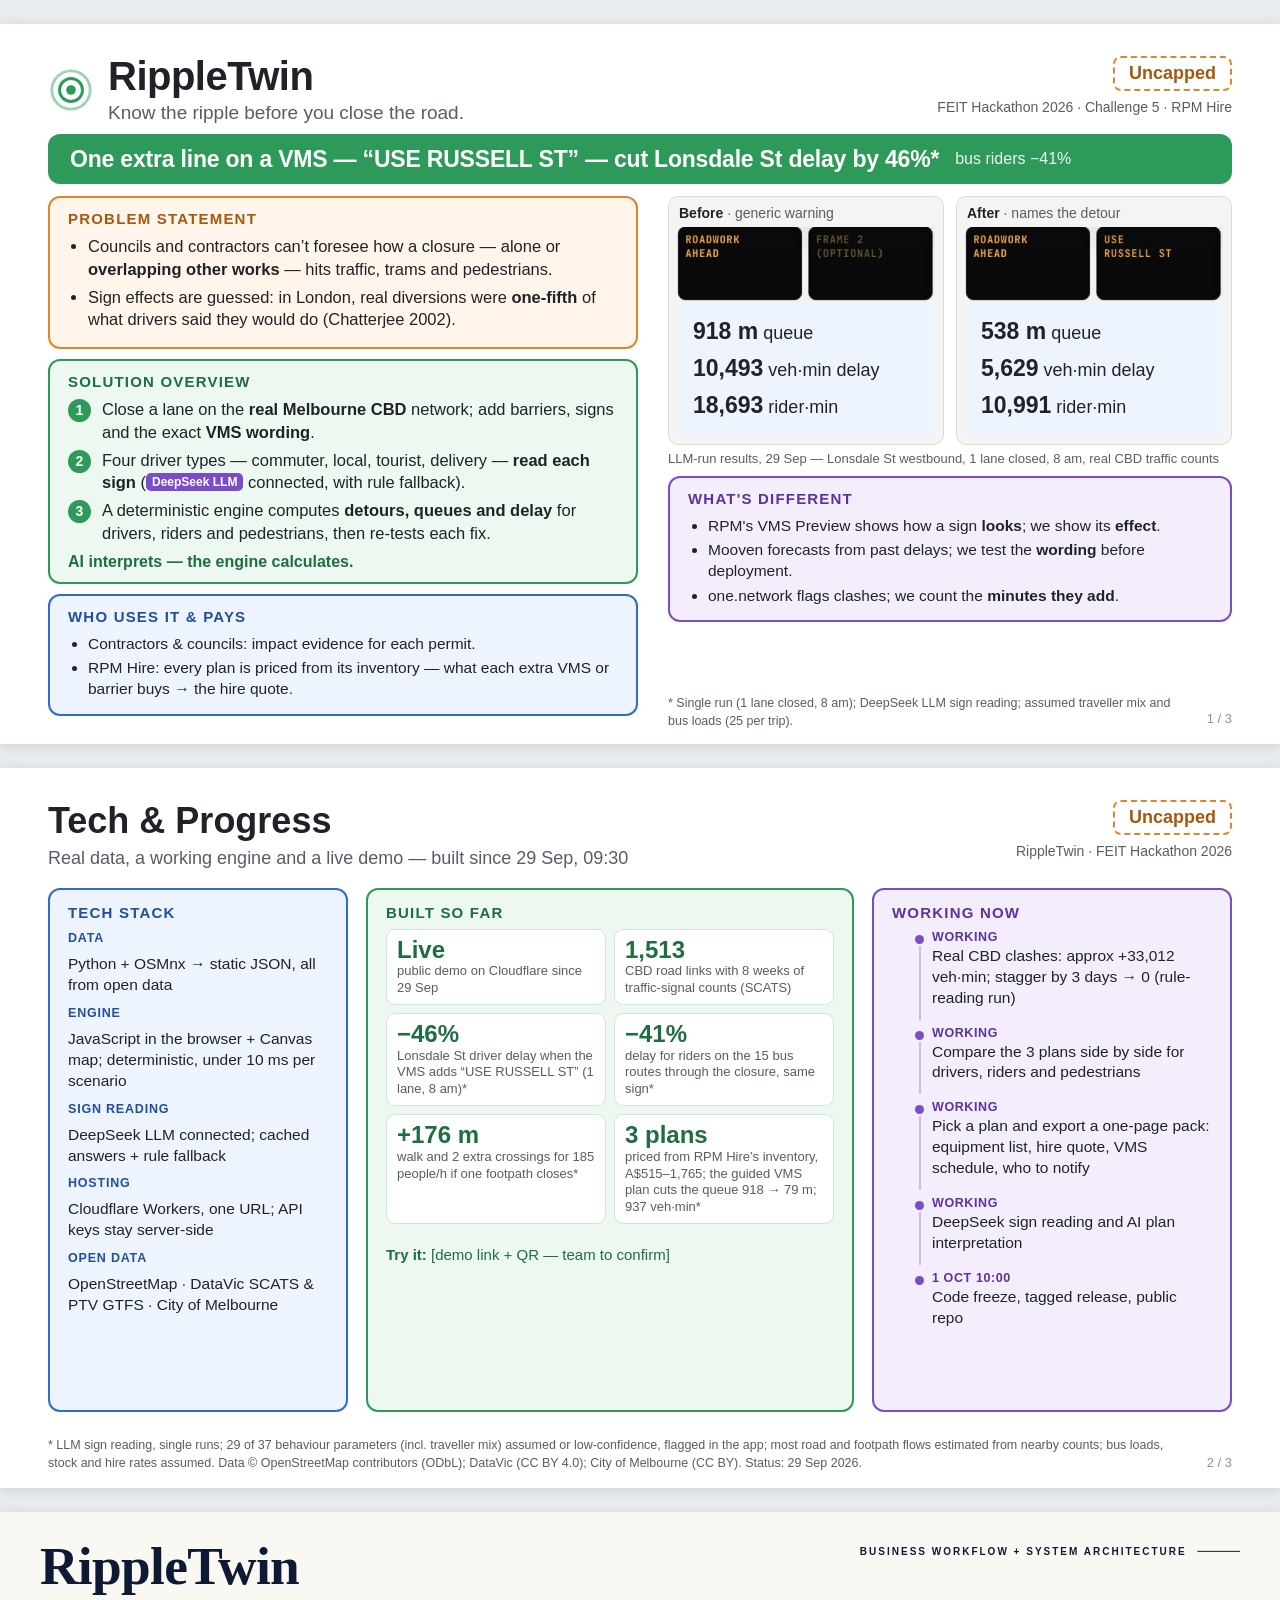
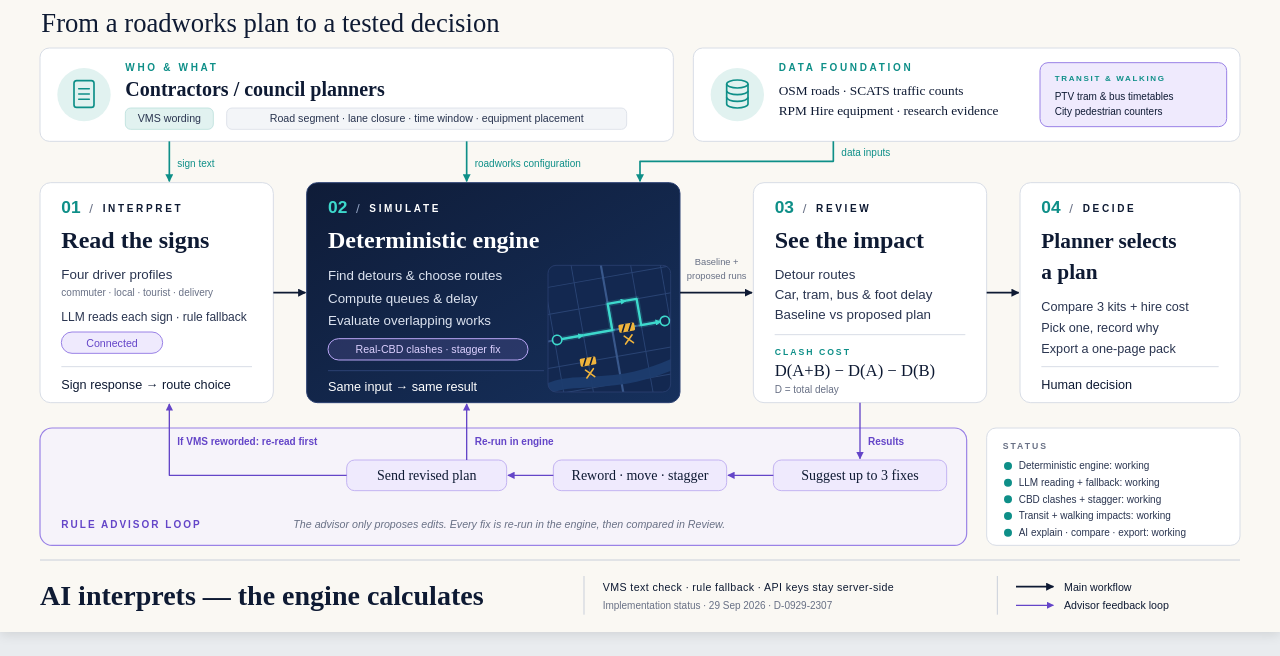
<file: docs/hackathon/pitch/00-prescreen.html>
<!doctype html>
<html lang="en">
<head>
<meta charset="utf-8">
<meta name="viewport" content="width=device-width, initial-scale=1">
<title>RippleTwin pre-screen</title>
<!-- Source of the 3-page pre-screen PDF (draft). Edit the text directly in the HTML below; to export: open in Chrome → Print → Save as PDF, margins "None", tick "Background graphics".
     Page 3 embeds 03-architecture-rippletwin-en.svg from the same folder (PR #51). Command-line export: see docs/hackathon/pitch/README.md. -->
<style>
  @page { size: 13.333in 7.5in; margin: 0; }
  :root {
    --ink: #1F2328; --muted: #565D67; --line: #D8DCE1; --paper: #FFFFFF; --soft: #F6F7F9;
    --green: #2E9A5A; --green-ink: #1E6E3F; --green-bg: #EDF8F1;
    --blue: #2F6BD0;  --blue-ink: #1F4F9E;  --blue-bg: #EEF4FD;
    --orange: #E0852B; --orange-ink: #A55810; --orange-bg: #FFF5EA;
    --purple: #7A4CC8; --purple-ink: #5A33A0; --purple-bg: #F4EEFC;
  }
  * { box-sizing: border-box; }
  html, body { margin: 0; padding: 0; background: #E9ECEF; color: var(--ink);
    font-family: "Helvetica Neue", Helvetica, Arial, sans-serif;
    -webkit-print-color-adjust: exact; print-color-adjust: exact; }
  .slide { width: 1280px; height: 720px; margin: 24px auto; background: var(--paper); position: relative; overflow: hidden;
    box-shadow: 0 2px 12px rgba(0,0,0,.12); }
  @media print {
    html, body { background: var(--paper); }
    .slide { margin: 0; box-shadow: none; break-after: page; page-break-after: always; }
    .slide:last-child { break-after: auto; page-break-after: auto; }
  }

  /* Header: project name on the left, team name + challenge on the right */
  .head { position: absolute; left: 48px; right: 48px; top: 32px; display: flex; justify-content: space-between; align-items: flex-start; }
  .brand { display: flex; align-items: center; gap: 14px; }
  .brand svg { width: 46px; height: 46px; flex: none; }
  .brand h1 { margin: 0; font-size: 40px; line-height: 1; font-weight: 700; letter-spacing: -.5px; }
  .brand .tag { margin-top: 6px; font-size: 19px; color: var(--muted); }
  .meta { text-align: right; }
  .team { display: inline-block; padding: 5px 14px; border: 2px dashed var(--orange); border-radius: 8px; color: var(--orange-ink); font-weight: 700; font-size: 18px; }
  .event { margin-top: 8px; font-size: 14px; color: var(--muted); }
  .pageno { position: absolute; right: 48px; bottom: 18px; font-size: 13px; color: #8B919A; }
  .foot { position: absolute; left: 48px; right: 110px; bottom: 16px; font-size: 12.5px; line-height: 1.4; color: var(--muted); }

  /* Cards */
  .card { border-radius: 12px; border: 2px solid var(--line); background: var(--soft); padding: 14px 18px 12px; }
  .card h2 { margin: 0 0 8px; font-size: 15px; letter-spacing: 1.2px; text-transform: uppercase; font-weight: 700; }
  .card ul { margin: 0; padding-left: 20px; }
  .card li { font-size: 17px; line-height: 1.38; margin: 0 0 7px; }
  .card li:last-child { margin-bottom: 0; }
  .card li b { font-weight: 700; }
  .c-orange { border-color: var(--orange); background: var(--orange-bg); } .c-orange h2 { color: var(--orange-ink); }
  .c-green  { border-color: var(--green);  background: var(--green-bg); }  .c-green h2  { color: var(--green-ink); }
  .c-blue   { border-color: var(--blue);   background: var(--blue-bg); }   .c-blue h2   { color: var(--blue-ink); }
  .c-purple { border-color: var(--purple); background: var(--purple-bg); } .c-purple h2 { color: var(--purple-ink); }

  /* Page 1 */
  .p1 .left  { position: absolute; left: 48px; top: 128px; width: 590px; display: flex; flex-direction: column; gap: 14px; }
  .p1 .right { position: absolute; left: 662px; top: 128px; width: 570px; display: flex; flex-direction: column; gap: 12px; }
  .shot { border: 1.5px solid var(--line); border-radius: 10px; overflow: hidden; }
  .shot img { display: block; width: 100%; height: auto; }
  .cap { font-size: 13px; color: var(--muted); margin-top: -4px; }
  .pair { display: grid; grid-template-columns: 1fr 1fr; gap: 12px; }
  .pair .card li { font-size: 15px; line-height: 1.35; margin-bottom: 5px; }
  ol.steps { margin: 0; padding-left: 0; list-style: none; counter-reset: s; }
  ol.steps li { counter-increment: s; position: relative; padding-left: 34px; font-size: 17px; line-height: 1.38; margin: 0 0 7px; }
  ol.steps li::before { content: counter(s); position: absolute; left: 0; top: 1px; width: 23px; height: 23px; border-radius: 50%;
    background: var(--green); color: #fff; font-size: 14px; font-weight: 700; text-align: center; line-height: 23px; }
  .ai { display: inline-block; padding: 0 6px; border-radius: 5px; background: var(--purple); color: #fff; font-size: 12px; font-weight: 700; line-height: 18px; vertical-align: 2px; }
  .principle { margin-top: 8px; font-size: 16px; color: var(--green-ink); font-weight: 700; }

  /* Page 2 */
  .p2 .title { position: absolute; left: 48px; top: 32px; }
  .p2 .title h1 { margin: 0; font-size: 36px; font-weight: 700; }
  .p2 .title .tag { margin-top: 6px; font-size: 18px; color: var(--muted); }
  .cols { position: absolute; left: 48px; right: 48px; top: 120px; bottom: 76px; display: grid; grid-template-columns: 300px 1fr 360px; gap: 18px; }
  .cols .card { display: flex; flex-direction: column; }
  .stack { margin: 0; display: grid; grid-template-columns: auto; gap: 8px; }
  .stack div { font-size: 15px; line-height: 1.35; }
  .stack dt { font-size: 12.5px; font-weight: 700; letter-spacing: .8px; text-transform: uppercase; color: var(--blue-ink); margin-top: 2px; }
  .stack dd { margin: 1px 0 0; font-size: 15.5px; line-height: 1.35; }
  .tiles { display: grid; grid-template-columns: 1fr 1fr; gap: 8px; margin-bottom: 10px; }
  .tile { background: #fff; border: 1.5px solid #CFE7D8; border-radius: 9px; padding: 7px 10px; }
  .tile b { display: block; font-size: 24px; line-height: 1.1; color: var(--green-ink); }
  .tile span { display: block; font-size: 13px; line-height: 1.3; color: var(--muted); }
  .runs li { font-size: 15.5px; line-height: 1.35; margin-bottom: 5px; }
  .tl { list-style: none; margin: 0; padding: 0; }
  .tl li { position: relative; padding: 0 0 9px 20px; font-size: 15.5px; line-height: 1.35; }
  .tl li::before { content: ""; position: absolute; left: 3px; top: 6px; width: 9px; height: 9px; border-radius: 50%; background: var(--purple); }
  .tl li::after { content: ""; position: absolute; left: 7px; top: 17px; bottom: -2px; width: 1.5px; background: #CDBDEB; }
  .tl li:last-child::after { display: none; }
  .tl .when { display: block; font-size: 12.5px; font-weight: 700; letter-spacing: .6px; text-transform: uppercase; color: var(--purple-ink); }
  .done { color: var(--green-ink); font-weight: 700; }

  /* Page 3: architecture diagram fills the page, one caption line below */
  .p3 iframe { position: absolute; inset: 0; width: 1280px; height: 720px; border: 0; }
  .p3 .foot { text-align: center; left: 110px; right: 110px; bottom: 12px; font-size: 14px; }

  /* Page 1 headline */
  .headline { position: absolute; left: 48px; right: 48px; top: 110px; height: 50px; border-radius: 12px; background: var(--green);
    color: #fff; display: flex; align-items: center; gap: 16px; padding: 0 22px; }
  .headline b { font-size: 23px; letter-spacing: -.2px; }
  .headline span { font-size: 16px; opacity: .92; }
  .p1 .left, .p1 .right { top: 172px; gap: 10px; }
  .p1 .card { padding: 12px 18px 11px; }
  .p1 .card li, .p1 ol.steps li { font-size: 16.5px; margin-bottom: 5px; }
  .p1 .wide li { font-size: 15.5px; margin-bottom: 3px; }
  .p1 .right { left: 668px; width: 564px; gap: 10px; }
  .p1 .foot { left: 668px; right: 100px; bottom: 14px; }
  .ba { display: grid; grid-template-columns: 1fr 1fr; gap: 12px; }
  .ba figure { margin: 0; border: 1.5px solid var(--line); border-radius: 10px; padding: 8px; background: #F4F4F2; }
  .ba figcaption { font-size: 14px; font-weight: 700; margin: 0 0 6px 2px; }
  .ba figcaption span { font-weight: 400; color: var(--muted); }
  .ba img { display: block; width: 100%; height: auto; border-radius: 6px; }
  .ba img + img { margin-top: 6px; }
  .demo { margin-top: 12px; font-size: 15px; color: var(--green-ink); }
  .demo b { font-weight: 700; }
.readout{padding:12px 16px;background:#EEF4FD;font-size:18px;line-height:1.6;border-radius:6px}.readout b{font-size:23px}.p3 .arch{display:block;width:100%;height:100%;object-fit:contain}.p3>.foot,.p3>.pageno{display:none}
</style>
</head>
<body>

<!-- ============ Page 1: Project Overview ============ -->
<section class="slide p1">
  <div class="head">
    <div class="brand">
      <svg viewBox="0 0 48 48" aria-hidden="true"><circle cx="24" cy="24" r="5" fill="#2E9A5A"/><circle cx="24" cy="24" r="12" fill="none" stroke="#2E9A5A" stroke-width="3"/><circle cx="24" cy="24" r="20" fill="none" stroke="#2E9A5A" stroke-width="3" opacity=".45"/></svg>
      <div>
        <h1>RippleTwin</h1>
        <div class="tag">Know the ripple before you close the road.</div>
      </div>
    </div>
    <div class="meta">
      <div class="team">Uncapped</div>
      <div class="event">FEIT Hackathon 2026 · Challenge 5 · RPM Hire</div>
    </div>
  </div>

  <div class="headline"><b>One extra line on a VMS — “USE RUSSELL ST” — cut Lonsdale St delay by 46%*</b><span>bus riders −41%</span></div>

  <div class="left">
    <div class="card c-orange">
      <h2>Problem statement</h2>
      <ul>
        <li>Councils and contractors can’t foresee how a closure — alone or <b>overlapping other works</b> — hits traffic, trams and pedestrians.</li>
        <li>Sign effects are guessed: in London, real diversions were <b>one-fifth</b> of what drivers said they would do (Chatterjee 2002).</li>
      </ul>
    </div>
    <div class="card c-green">
      <h2>Solution overview</h2>
      <ol class="steps">
        <li>Close a lane on the <b>real Melbourne CBD</b> network; add barriers, signs and the exact <b>VMS wording</b>.</li>
        <li>Four driver types — commuter, local, tourist, delivery — <b>read each sign</b> (<span class="ai">DeepSeek LLM</span> connected, with rule fallback).</li>
        <li>A deterministic engine computes <b>detours, queues and delay</b> for drivers, riders and pedestrians, then re-tests each fix.</li>
      </ol>
      <div class="principle">AI interprets — the engine calculates.</div>
    </div>
    <div class="card c-blue wide"><h2>Who uses it &amp; pays</h2><ul>
        <li>Contractors &amp; councils: impact evidence for each permit.</li>
        <li>RPM Hire: every plan is priced from its inventory — what each extra VMS or barrier buys → the hire quote.</li>
      </ul></div>
  </div>

  <div class="right">
    <div class="ba">
      <figure><figcaption>Before <span>· generic warning</span></figcaption><img src="01-before-vms.jpg" alt="VMS reads ROADWORK AHEAD"><div class="readout"><b>918 m</b> queue<br><b>10,493</b> veh·min delay<br><b>18,693</b> rider·min</div></figure>
      <figure><figcaption>After <span>· names the detour</span></figcaption><img src="01-after-vms.jpg" alt="VMS adds a second frame USE RUSSELL ST"><div class="readout"><b>538 m</b> queue<br><b>5,629</b> veh·min delay<br><b>10,991</b> rider·min</div></figure>
    </div>
    <div class="cap">LLM-run results, 29 Sep — Lonsdale St westbound, 1 lane closed, 8 am, real CBD traffic counts</div>
    <div class="card c-purple wide"><h2>What's different</h2><ul>
        <li>RPM's VMS Preview shows how a sign <b>looks</b>; we show its <b>effect</b>.</li>
        <li>Mooven forecasts from past delays; we test the <b>wording</b> before deployment.</li>
        <li>one.network flags clashes; we count the <b>minutes they add</b>.</li>
      </ul></div>
  </div>
  <div class="foot">* Single run (1 lane closed, 8 am); DeepSeek LLM sign reading; assumed traveller mix and bus loads (25 per trip).</div>
  <div class="pageno">1 / 3</div>
</section>

<!-- ============ Page 2: Tech & Progress ============ -->
<section class="slide p2">
  <div class="title">
    <h1>Tech &amp; Progress</h1>
    <div class="tag">Real data, a working engine and a live demo — built since 29 Sep, 09:30</div>
  </div>
  <div class="meta" style="position:absolute; right:48px; top:32px;">
    <div class="team">Uncapped</div>
    <div class="event">RippleTwin · FEIT Hackathon 2026</div>
  </div>

  <div class="cols">
    <div class="card c-blue">
      <h2>Tech stack</h2>
      <dl class="stack">
        <dt>Data</dt><dd>Python + OSMnx → static JSON, all from open data</dd>
        <dt>Engine</dt><dd>JavaScript in the browser + Canvas map; deterministic, under 10 ms per scenario</dd>
        <dt>Sign reading</dt><dd>DeepSeek LLM connected; cached answers + rule fallback</dd>
        <dt>Hosting</dt><dd>Cloudflare Workers, one URL; API keys stay server-side</dd>
        <dt>Open data</dt><dd>OpenStreetMap · DataVic SCATS &amp; PTV GTFS · City of Melbourne</dd>
      </dl>
    </div>
    <div class="card c-green">
      <h2>Built so far</h2>
      <div class="tiles">
        <div class="tile"><b>Live</b><span>public demo on Cloudflare since 29 Sep</span></div>
        <div class="tile"><b>1,513</b><span>CBD road links with 8 weeks of traffic-signal counts (SCATS)</span></div>
        <div class="tile"><b>−46%</b><span>Lonsdale St driver delay when the VMS adds “USE RUSSELL ST” (1 lane, 8 am)*</span></div>
        <div class="tile"><b>−41%</b><span>delay for riders on the 15 bus routes through the closure, same sign*</span></div>
        <div class="tile"><b>+176 m</b><span>walk and 2 extra crossings for 185 people/h if one footpath closes*</span></div>
        <div class="tile"><b>3 plans</b><span>priced from RPM Hire’s inventory, A$515–1,765; the guided VMS plan cuts the queue 918 → 79 m; 937 veh·min*</span></div>
      </div>
      <div class="demo"><b>Try it:</b> [demo link + QR — team to confirm]</div>
    </div>
    <div class="card c-purple">
      <h2>Working now</h2>
      <ul class="tl">
        <li><span class="when">Working</span>Real CBD clashes: approx +33,012 veh·min; stagger by 3 days → 0 (rule-reading run)</li>
        <li><span class="when">Working</span>Compare the 3 plans side by side for drivers, riders and pedestrians</li>
        <li><span class="when">Working</span>Pick a plan and export a one-page pack: equipment list, hire quote, VMS schedule, who to notify</li>
        <li><span class="when">Working</span>DeepSeek sign reading and AI plan interpretation</li>
        <li><span class="when">1 Oct 10:00</span>Code freeze, tagged release, public repo</li>
      </ul>
    </div>
  </div>
  <div class="foot">* LLM sign reading, single runs; 29 of 37 behaviour parameters (incl. traveller mix) assumed or low-confidence, flagged in the app; most road and footpath flows estimated from nearby counts; bus loads, stock and hire rates assumed. Data © OpenStreetMap contributors (ODbL); DataVic (CC BY 4.0); City of Melbourne (CC BY). Status: 29 Sep 2026.</div>
  <div class="pageno">2 / 3</div>
</section>

<!-- ============ Page 3: Visuals, architecture diagram (LLM connected) ============ -->
<section class="slide p3">
  <img class="arch" src="03-architecture-rippletwin-en.svg" alt="RippleTwin architecture: all components working">
  <div class="foot">Every queue, delay and detour comes from a deterministic engine on open Melbourne data · Clash cost = D(A+B) − D(A) − D(B), D = total delay</div>
  <div class="pageno">3 / 3</div>
</section>

</body>
</html>
</file>
